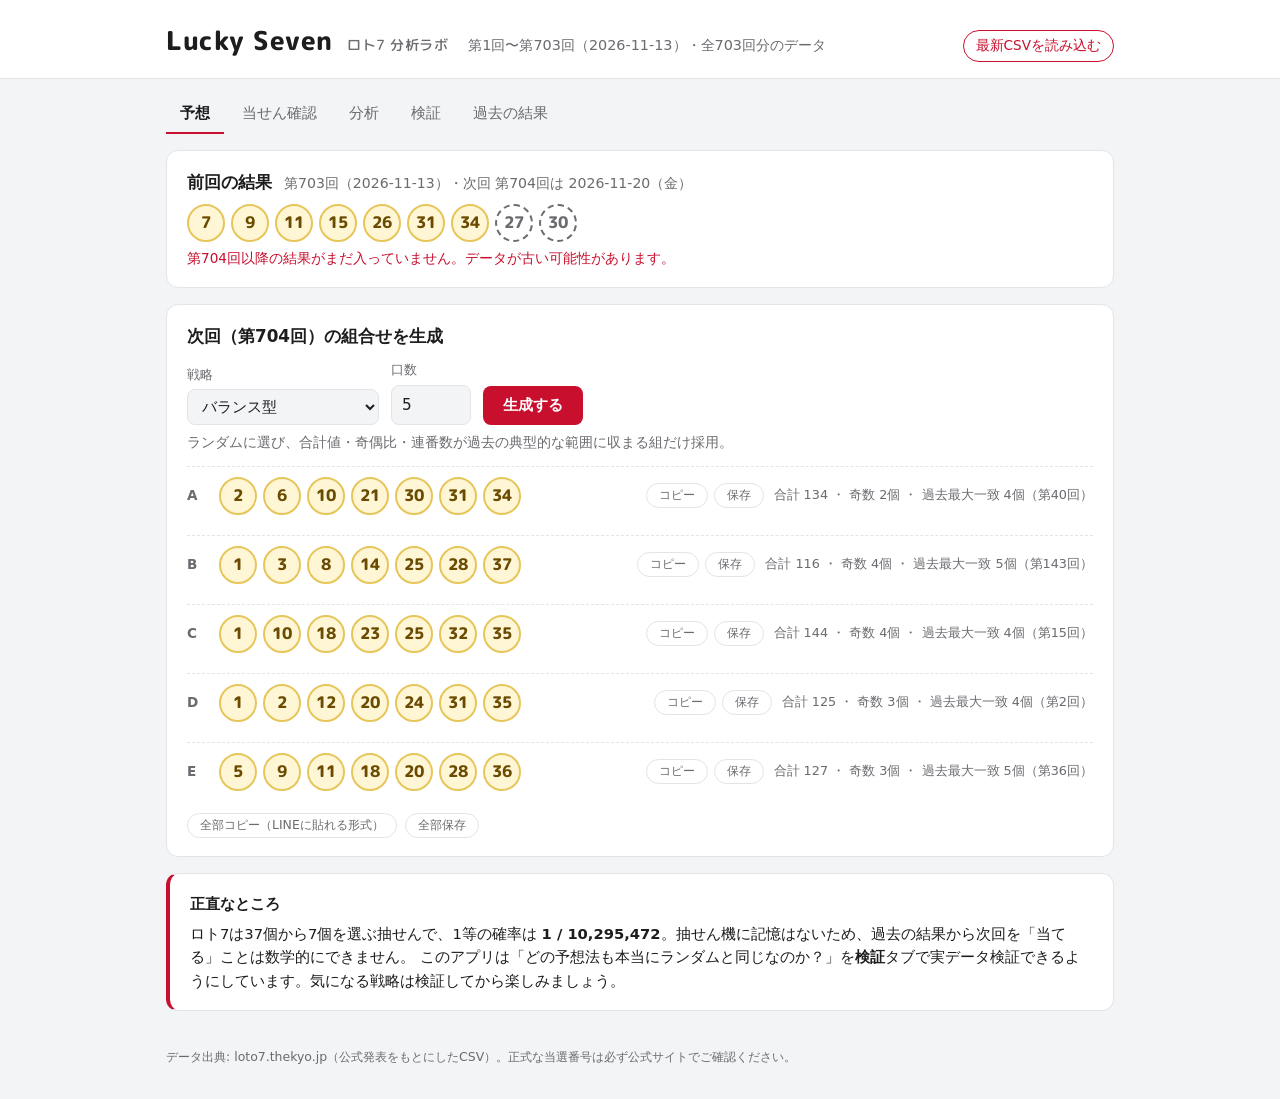
<file: index.html>
<!doctype html>
<html lang="ja">
<head>
  <meta charset="utf-8">
  <meta name="viewport" content="width=device-width, initial-scale=1">
  <title>Lucky Seven</title>
  <meta name="claude:viewport-fit-sides" content="cover">
  <link rel="stylesheet" href="https://fonts.googleapis.com/css2?family=M+PLUS+Rounded+1c:wght@800&display=swap">
  <link rel="stylesheet" href="src/style.css">
</head>
<body>
  <header class="top">
    <div class="wrap">
      <h1>Lucky Seven <span class="sub">ロト7 分析ラボ</span></h1>
      <p class="meta" id="dataInfo">データ読み込み中…</p>
      <label class="import">最新CSVを読み込む
        <input type="file" id="csvFile" accept=".csv,text/csv">
      </label>
      <p class="inline-msg" id="importMsg" hidden></p>
    </div>
  </header>

  <nav class="tabs wrap" role="tablist">
    <button role="tab" data-tab="predict" aria-selected="true">予想</button>
    <button role="tab" data-tab="check">当せん確認</button>
    <button role="tab" data-tab="stats">分析</button>
    <button role="tab" data-tab="backtest">検証</button>
    <button role="tab" data-tab="history">過去の結果</button>
  </nav>

  <main class="wrap">
    <section id="tab-predict" class="panel">
      <div class="card latest">
        <div class="latest-head">
          <h2>前回の結果</h2>
          <span class="desc" id="latestMeta"></span>
        </div>
        <div class="balls" id="latestBalls"></div>
        <p class="inline-msg" id="staleMsg" hidden></p>
      </div>
      <div class="card">
        <h2>次回（第<span id="nextNo"></span>回）の組合せを生成</h2>
        <div class="controls">
          <label>戦略
            <select id="strategy"></select>
          </label>
          <label>口数
            <input type="number" id="count" min="1" max="20" value="5">
          </label>
          <button id="genBtn" class="primary">生成する</button>
        </div>
        <p class="desc" id="strategyDesc"></p>
        <div id="tickets" class="tickets"></div>
        <div class="row-actions">
          <button id="copyAll" class="copy">全部コピー（LINEに貼れる形式）</button>
          <button id="saveAll" class="copy">全部保存</button>
        </div>
      </div>
      <div class="card note">
        <h3>正直なところ</h3>
        <p>ロト7は37個から7個を選ぶ抽せんで、1等の確率は <b>1 / 10,295,472</b>。抽せん機に記憶はないため、過去の結果から次回を「当てる」ことは数学的にできません。
        このアプリは「どの予想法も本当にランダムと同じなのか？」を<b>検証</b>タブで実データ検証できるようにしています。気になる戦略は検証してから楽しみましょう。</p>
      </div>
    </section>

    <section id="tab-check" class="panel" hidden>
      <div class="card">
        <h2>保存した番号</h2>
        <p class="desc">予想タブの「保存」で残した番号です。抽せん結果が入ると自動で当せん確認します。保存先はこの端末のブラウザです。</p>
        <div id="savedList"></div>
      </div>
      <div class="card">
        <h2>番号を選んで確認</h2>
        <p class="desc">7個タップして、確認したい回を選んでください。</p>
        <div class="picker" id="picker" role="group" aria-label="数字を7個選ぶ"></div>
        <div class="controls picker-controls">
          <span id="pickCount" class="pick-count">0 / 7</span>
          <button id="pickClear" class="copy">クリア</button>
          <label>確認する回
            <select id="checkDraw"></select>
          </label>
        </div>
        <div id="checkResult"></div>
      </div>
    </section>

    <section id="tab-stats" class="panel" hidden>
      <div class="card">
        <h2>数字ごとの出現回数</h2>
        <p class="desc" id="chiText"></p>
        <div class="legend"><span class="sw hot"></span>平均より多い <span class="sw cold"></span>平均より少ない <span class="line-sw"></span>期待値</div>
        <div class="chart-scroll"><div id="freqChart" class="freq"></div></div>
      </div>
      <div class="grid2">
        <div class="card">
          <h2>ホット（直近50回）</h2>
          <div id="hotList" class="chips"></div>
          <h2>コールド（未出現が長い）</h2>
          <div id="coldList" class="chips"></div>
        </div>
        <div class="card">
          <h2>奇数の個数</h2>
          <div id="oddChart" class="hbars"></div>
          <h2>連番の組数</h2>
          <div id="consChart" class="hbars"></div>
        </div>
      </div>
      <div class="card">
        <h2>本数字の合計値の分布</h2>
        <p class="desc" id="sumText"></p>
        <div id="sumChart" class="hist"></div>
      </div>
    </section>

    <section id="tab-backtest" class="panel" hidden>
      <div class="card">
        <h2>戦略のバックテスト</h2>
        <p class="desc">直近の各回について「その回より前のデータだけ」で予想し、実際の当選番号と照合します。理論値は完全ランダムに買った場合の期待値です。</p>
        <div class="controls">
          <label>検証する回数
            <select id="btWindow">
              <option value="100">直近100回</option>
              <option value="300" selected>直近300回</option>
              <option value="600">直近600回</option>
            </select>
          </label>
          <label>1回あたり口数
            <input type="number" id="btTickets" min="1" max="20" value="5">
          </label>
          <button id="btBtn" class="primary">検証する</button>
        </div>
        <div id="btResult"></div>
      </div>
    </section>

    <section id="tab-history" class="panel" hidden>
      <div class="card">
        <h2>過去の当選番号</h2>
        <div class="table-wrap"><table id="historyTable"></table></div>
        <button id="moreBtn">さらに表示</button>
      </div>
    </section>
  </main>

  <footer class="wrap foot">データ出典: loto7.thekyo.jp（公式発表をもとにしたCSV）。正式な当選番号は必ず公式サイトでご確認ください。</footer>

  <script src="data/loto7-data.js"></script>
  <script src="src/engine.js"></script>
  <script src="src/app.js"></script>
</body>
</html>
</file>
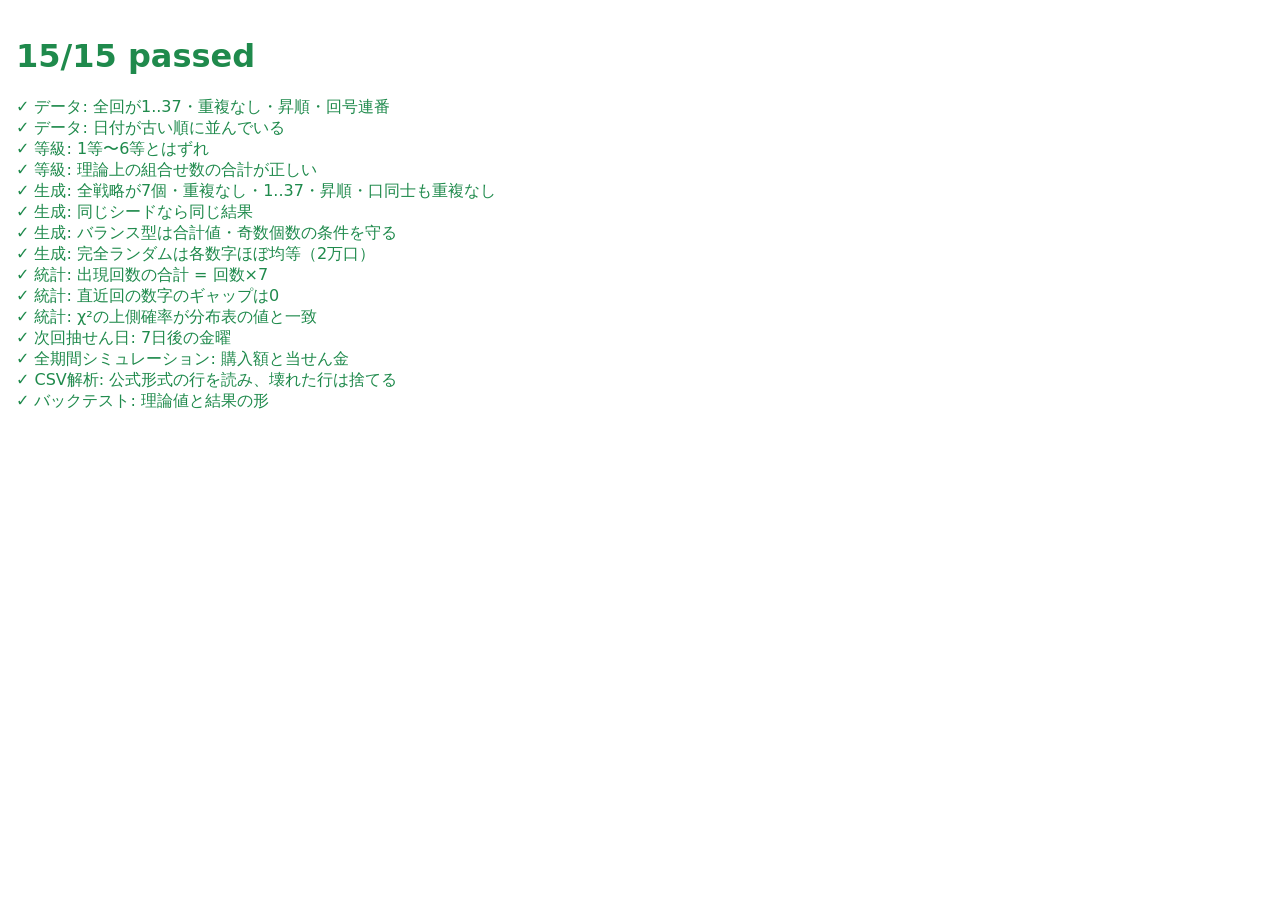
<file: tests/index.html>
<!doctype html>
<html lang="ja">
<head>
  <meta charset="utf-8">
  <meta name="viewport" content="width=device-width, initial-scale=1">
  <title>Lucky Seven Tests</title>
  <style>
    body { font-family: system-ui, sans-serif; margin: 0; padding: 16px; background: #fff; color: #111; }
    .ok { color: #1f8a4c; } .fail { color: #c8102e; font-weight: 700; }
    pre { white-space: pre-wrap; margin: 2px 0 8px 24px; color: #555; }
  </style>
</head>
<body>
  <h1 id="summary">テスト実行中…</h1>
  <div id="out"></div>
  <script src="../data/loto7-data.js"></script>
  <script src="../src/engine.js"></script>
  <script src="engine.test.js"></script>
  <script>
    const r = window.TEST_RESULTS;
    const failed = r.filter((x) => !x.ok).length;
    document.getElementById("summary").textContent = `${r.length - failed}/${r.length} passed`;
    document.getElementById("summary").className = failed ? "fail" : "ok";
    document.getElementById("out").innerHTML = r.map((x) =>
      `<div class="${x.ok ? "ok" : "fail"}">${x.ok ? "✓" : "✗"} ${x.name}</div>${x.ok ? "" : `<pre>${x.err.replace(/</g, "&lt;")}</pre>`}`).join("");
  </script>
</body>
</html>
</file>
<file: src/style.css>
:root {
  --bg: #f3f4f6;
  --surface: #ffffff;
  --ink: #1d1d1f;
  --muted: #6b6b70;
  --line: #e2e4e9;
  --accent: #c8102e;
  --accent-ink: #ffffff;
  --hot: #e2543b;
  --cold: #3b7be2;
  --ball: #fff6d6;
  --ball-ink: #6a4b00;
  --ball-line: #e6c65a;
  --good: #1f8a4c;
}
/* dark tokens: system dark (unless light chosen) and explicit dark */
@media (prefers-color-scheme: dark) {
  :root:not([data-theme="light"]) {
    --bg: #141416;
    --surface: #1e1e22;
    --ink: #ececef;
    --muted: #9a9aa2;
    --line: #2e2e34;
    --accent: #ff4d5e;
    --hot: #ff7a5c;
    --cold: #6aa2ff;
    --ball: #3a3220;
    --ball-ink: #ffe08a;
    --ball-line: #7a6326;
    --good: #4cc47e;
    color-scheme: dark;
  }
}

:root[data-theme="dark"] {
    --bg: #141416;
    --surface: #1e1e22;
    --ink: #ececef;
    --muted: #9a9aa2;
    --line: #2e2e34;
    --accent: #ff4d5e;
    --hot: #ff7a5c;
    --cold: #6aa2ff;
    --ball: #3a3220;
    --ball-ink: #ffe08a;
    --ball-line: #7a6326;
    --good: #4cc47e;
    color-scheme: dark;
}
* { box-sizing: border-box; }
body {
  margin: 0;
  background: var(--bg);
  color: var(--ink);
  font-family: system-ui, -apple-system, "Segoe UI", "Hiragino Sans", "Yu Gothic UI", "Meiryo", sans-serif;
  line-height: 1.6;
}
.wrap { max-width: 980px; margin: 0 auto; padding-left: max(16px, env(safe-area-inset-left, 0px)); padding-right: max(16px, env(safe-area-inset-right, 0px)); }

.top { background: var(--surface); border-bottom: 1px solid var(--line); padding-block: 20px 16px; }
.top .wrap { display: flex; flex-wrap: wrap; align-items: baseline; gap: 8px 20px; }
h1 { margin: 0; font-size: 1.6rem; letter-spacing: .02em; font-family: "M PLUS Rounded 1c", system-ui, sans-serif; font-weight: 800; }
h1 .sub { font-size: .9rem; color: var(--muted); font-weight: 500; margin-left: 6px; }
.meta { margin: 0; color: var(--muted); font-size: .9rem; flex: 1; }
.import { font-size: .85rem; color: var(--accent); cursor: pointer; border: 1px solid var(--accent); border-radius: 999px; padding: 4px 12px; }
.import input { display: none; }

.tabs { display: flex; gap: 4px; margin-top: 16px; overflow-x: auto; scrollbar-width: none; }
.tabs::-webkit-scrollbar { display: none; }
.tabs button {
  background: none; border: none; color: var(--muted); padding: 8px 14px; font-size: .95rem;
  border-bottom: 2px solid transparent; cursor: pointer; white-space: nowrap; font-family: inherit;
}
.tabs button[aria-selected="true"] { color: var(--ink); border-bottom-color: var(--accent); font-weight: 600; }

.panel { padding: 16px 0 8px; }
.card { background: var(--surface); border: 1px solid var(--line); border-radius: 12px; padding: 18px 20px; margin-bottom: 16px; }
.card h2 { font-size: 1.05rem; margin: 0 0 10px; }
.card h2 + * { margin-top: 0; }
.card h3 { font-size: .95rem; margin: 0 0 6px; }
.card .chips + h2, .card .hbars + h2 { margin-top: 18px; }
.note { border-left: 4px solid var(--accent); }
.note p { margin: 0; font-size: .92rem; }
.desc { color: var(--muted); font-size: .88rem; margin: 6px 0 12px; }
.grid2 { display: grid; grid-template-columns: 1fr 1fr; gap: 16px; }
.grid2 .card { margin-bottom: 0; }
.grid2 + .card { margin-top: 16px; }
@media (max-width: 720px) { .grid2 { grid-template-columns: 1fr; } }

.controls { display: flex; flex-wrap: wrap; gap: 12px; align-items: flex-end; }
.controls label { display: flex; flex-direction: column; font-size: .8rem; color: var(--muted); gap: 4px; }
select, input[type=number] {
  font: inherit; font-size: .95rem; padding: 7px 10px; border-radius: 8px;
  border: 1px solid var(--line); background: var(--bg); color: var(--ink);
}
input[type=number] { width: 80px; }
button { font-family: inherit; }
.primary {
  background: var(--accent); color: var(--accent-ink); border: none; border-radius: 8px;
  padding: 9px 20px; font-size: .95rem; font-weight: 600; cursor: pointer;
}
.primary:disabled { opacity: .6; cursor: wait; }
#moreBtn { margin-top: 12px; background: none; border: 1px solid var(--line); color: var(--ink); border-radius: 8px; padding: 6px 14px; cursor: pointer; }

.tickets { display: flex; flex-direction: column; gap: 10px; }
.ticket { display: flex; align-items: center; flex-wrap: wrap; gap: 10px; padding: 10px 0; border-top: 1px dashed var(--line); }
.ticket .label { width: 22px; color: var(--muted); font-size: .85rem; font-weight: 600; }
.balls { display: flex; gap: 6px; flex-wrap: wrap; }
.ball {
  width: 38px; height: 38px; border-radius: 50%; display: inline-flex; align-items: center; justify-content: center;
  background: var(--ball); color: var(--ball-ink); border: 2px solid var(--ball-line); font-weight: 800; font-variant-numeric: tabular-nums;
  font-family: "M PLUS Rounded 1c", system-ui, sans-serif;
}
.ball.sm { width: 28px; height: 28px; font-size: .8rem; border-width: 1px; }
.ball.bonus { background: transparent; border-style: dashed; color: var(--muted); border-color: var(--muted); }
.tmeta { font-size: .8rem; color: var(--muted); }

.legend { font-size: .8rem; color: var(--muted); display: flex; align-items: center; gap: 6px; margin-bottom: 8px; flex-wrap: wrap; }
.sw { display: inline-block; width: 10px; height: 10px; border-radius: 2px; margin-left: 8px; }
.sw.hot { background: var(--hot); } .sw.cold { background: var(--cold); }
.line-sw { display: inline-block; width: 14px; border-top: 2px dashed var(--muted); margin-left: 8px; }

.freq { position: relative; display: grid; grid-template-columns: repeat(37, 1fr); gap: 2px; height: 220px; align-items: end; --pb: 22px; padding-bottom: var(--pb); }
.freq .col { position: relative; height: 100%; display: flex; flex-direction: column; justify-content: flex-end; }
.freq .bar { border-radius: 3px 3px 0 0; min-height: 2px; }
.freq .bar.hot { background: var(--hot); } .freq .bar.cold { background: var(--cold); }
.freq .num { position: absolute; bottom: -20px; left: 50%; transform: translateX(-50%); font-size: .62rem; color: var(--muted); }
.freq .exp { position: absolute; left: 0; right: 0; border-top: 2px dashed var(--muted); pointer-events: none; opacity: .7; }
.chart-scroll { overflow-x: auto; }
.chart-scroll .freq { min-width: 560px; }

.chips { display: flex; flex-wrap: wrap; gap: 8px; }
.chip { display: inline-flex; align-items: center; gap: 6px; font-size: .8rem; color: var(--muted); }

.hbars { display: flex; flex-direction: column; gap: 4px; font-size: .82rem; }
.hrow { display: grid; grid-template-columns: 34px 1fr 52px; gap: 8px; align-items: center; }
.hrow .track { background: var(--bg); border-radius: 4px; height: 14px; overflow: hidden; }
.hrow .fill { background: var(--cold); height: 100%; }
.hrow .v { text-align: right; color: var(--muted); font-variant-numeric: tabular-nums; }

.hist { display: flex; align-items: flex-end; gap: 2px; height: 160px; padding-bottom: 20px; position: relative; }
.hist .hb { flex: 1; background: var(--cold); border-radius: 2px 2px 0 0; position: relative; }
.hist .hb.mid { background: var(--hot); }
.hist .hl { position: absolute; bottom: -18px; font-size: .62rem; color: var(--muted); transform: translateX(-50%); left: 50%; white-space: nowrap; }

.table-wrap { overflow-x: auto; }
table { width: 100%; border-collapse: collapse; font-size: .88rem; }
th, td { text-align: left; padding: 8px 8px; border-bottom: 1px solid var(--line); white-space: nowrap; }
th { color: var(--muted); font-weight: 500; font-size: .8rem; }
td.num { text-align: right; font-variant-numeric: tabular-nums; }
.pos { color: var(--good); font-weight: 600; }
.neg { color: var(--hot); font-weight: 600; }
.verdict { margin-top: 14px; padding: 12px 14px; background: var(--bg); border-radius: 8px; font-size: .9rem; }

.foot { color: var(--muted); font-size: .78rem; padding-block: 12px 32px; }

.copy { margin-left: auto; background: none; border: 1px solid var(--line); color: var(--muted); border-radius: 999px; padding: 3px 12px; font-size: .78rem; cursor: pointer; }
.copy:hover { color: var(--ink); border-color: var(--muted); }
.copy-all { margin-top: 12px; }
.inline-msg { color: var(--accent); font-size: .85rem; margin: 6px 0 0; }
button:focus-visible, select:focus-visible, input:focus-visible, .import:focus-within { outline: 2px solid var(--accent); outline-offset: 2px; }

/* phone */
@media (max-width: 520px) {
  h1 { font-size: 1.35rem; }
  .card { padding: 14px 14px; }
  .ball { width: 34px; height: 34px; font-size: .9rem; }
  .top .meta { flex-basis: 100%; order: 3; }
  .ticket .tmeta { flex: 1 1 0; min-width: 0; order: 3; }
  .ticket .ticket-actions { order: 4; }
  .tabs button { padding: 8px 10px; }
  .controls .primary { flex: 1 1 100%; padding-block: 12px; }
}

/* 前回の結果 */
.latest-head { display: flex; flex-wrap: wrap; align-items: baseline; gap: 4px 12px; margin-bottom: 8px; }
.latest-head h2 { margin: 0; }
.latest-head .desc { margin: 0; }

.row-actions { display: flex; flex-wrap: wrap; gap: 8px; margin-top: 12px; }
.row-actions .copy { margin-left: 0; }
.ticket-actions { display: inline-flex; gap: 6px; margin-left: auto; }
.ticket-actions .copy { margin-left: 0; }
.copy-fallback { width: 100%; margin-top: 8px; font: inherit; background: var(--bg); color: var(--ink); border: 1px solid var(--line); border-radius: 8px; padding: 6px; }

/* 当せん確認 */
.empty { color: var(--muted); font-size: .88rem; margin: 0; }
.saved-row { display: flex; flex-wrap: wrap; align-items: center; gap: 8px 12px; padding: 10px 0; border-top: 1px dashed var(--line); }
.saved-row .copy { margin-left: auto; }
#clearSaved { margin: 12px 0 0; }
.pill { display: inline-block; font-size: .8rem; font-weight: 600; border-radius: 999px; padding: 2px 10px; }
.pill.win { background: var(--good); color: var(--accent-ink); }
.pill.lose { background: var(--bg); color: var(--muted); border: 1px solid var(--line); }
.pill.wait { background: var(--bg); color: var(--ink); border: 1px dashed var(--muted); }
.ball.hit { background: var(--accent); color: var(--accent-ink); border-color: var(--accent); }
.ball.hit-b { border-color: var(--accent); border-style: dashed; }

.picker { display: grid; grid-template-columns: repeat(auto-fill, minmax(40px, 1fr)); gap: 6px; max-width: 520px; }
.pick {
  aspect-ratio: 1; max-width: 100%; border-radius: 50%; border: 1px solid var(--line); background: var(--bg); color: var(--ink);
  font-weight: 700; font-size: .95rem; cursor: pointer; font-variant-numeric: tabular-nums; padding: 0;
}
.pick[aria-pressed="true"] { background: var(--ball); color: var(--ball-ink); border: 2px solid var(--ball-line); }
.pick:disabled { opacity: .35; cursor: default; }
.picker-controls { margin-top: 12px; align-items: center; }
.picker-controls .copy { margin-left: 0; }
.pick-count { font-weight: 700; font-variant-numeric: tabular-nums; min-width: 48px; }
.check-box { margin: 16px 0; padding: 14px; background: var(--bg); border-radius: 10px; display: flex; flex-direction: column; gap: 8px; }
.check-box p { margin: 0; }
.check-rank { display: flex; flex-wrap: wrap; align-items: center; gap: 8px; }
#checkResult h3 { margin-top: 4px; }
</file>
